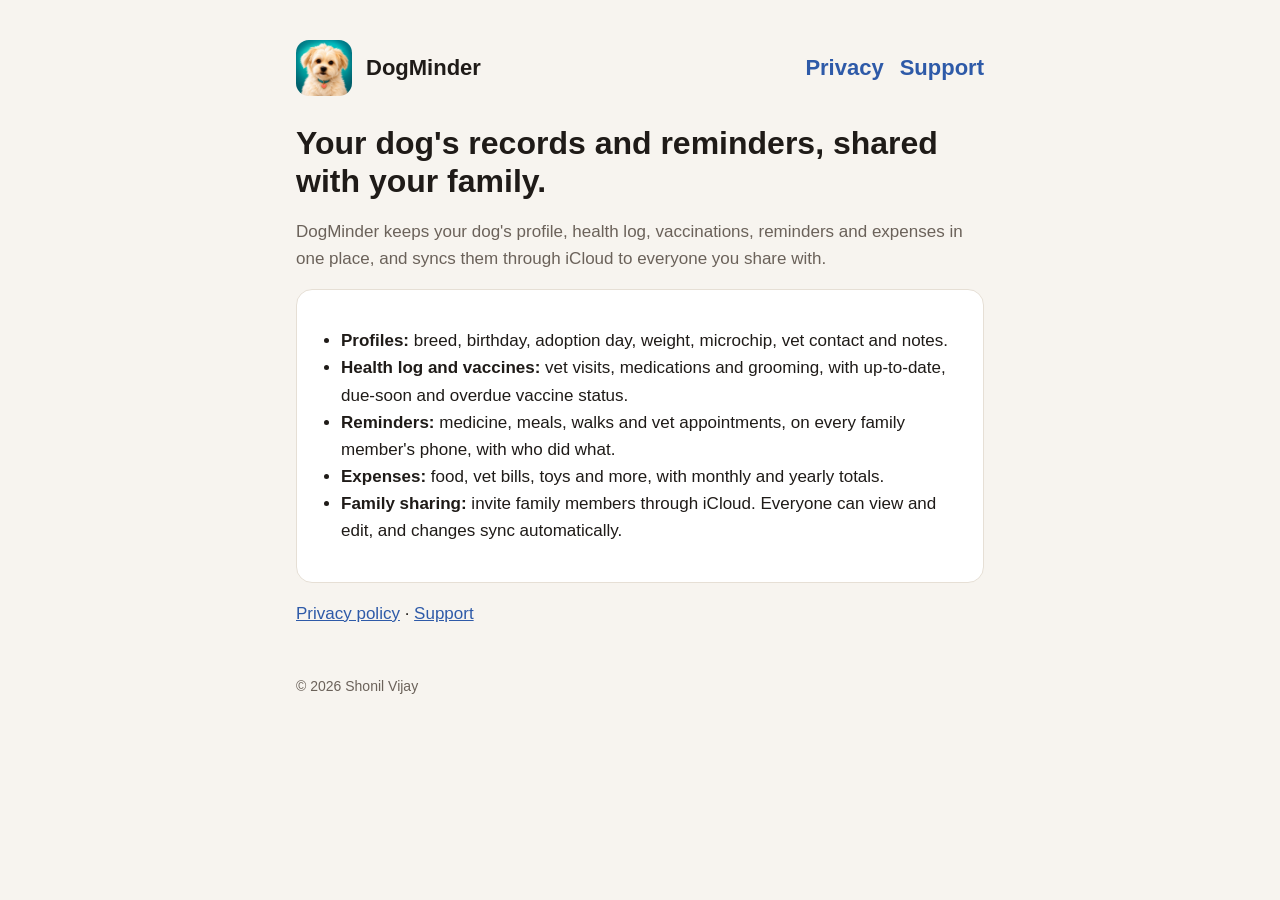
<file: index.html>
<!doctype html>
<html lang="en">
<head>
<meta charset="utf-8">
<meta name="viewport" content="width=device-width, initial-scale=1">
<title>DogMinder</title>
<link rel="icon" href="icon.png">
<link rel="stylesheet" href="style.css">
</head>
<body>
<main>
<header>
  <img src="icon.png" alt="">
  <a href="./">DogMinder</a>
  <nav><a href="privacy.html">Privacy</a><a href="support.html">Support</a></nav>
</header>
<h1>Your dog's records and reminders, shared with your family.</h1>
<p class="muted">DogMinder keeps your dog's profile, health log, vaccinations, reminders and expenses in one place, and syncs them through iCloud to everyone you share with.</p>
<div class="card">
  <ul>
    <li><strong>Profiles:</strong> breed, birthday, adoption day, weight, microchip, vet contact and notes.</li>
    <li><strong>Health log and vaccines:</strong> vet visits, medications and grooming, with up-to-date, due-soon and overdue vaccine status.</li>
    <li><strong>Reminders:</strong> medicine, meals, walks and vet appointments, on every family member's phone, with who did what.</li>
    <li><strong>Expenses:</strong> food, vet bills, toys and more, with monthly and yearly totals.</li>
    <li><strong>Family sharing:</strong> invite family members through iCloud. Everyone can view and edit, and changes sync automatically.</li>
  </ul>
</div>
<p><a href="privacy.html">Privacy policy</a> · <a href="support.html">Support</a></p>
<footer>© 2026 Shonil Vijay</footer>
</main>
</body>
</html>
</file>
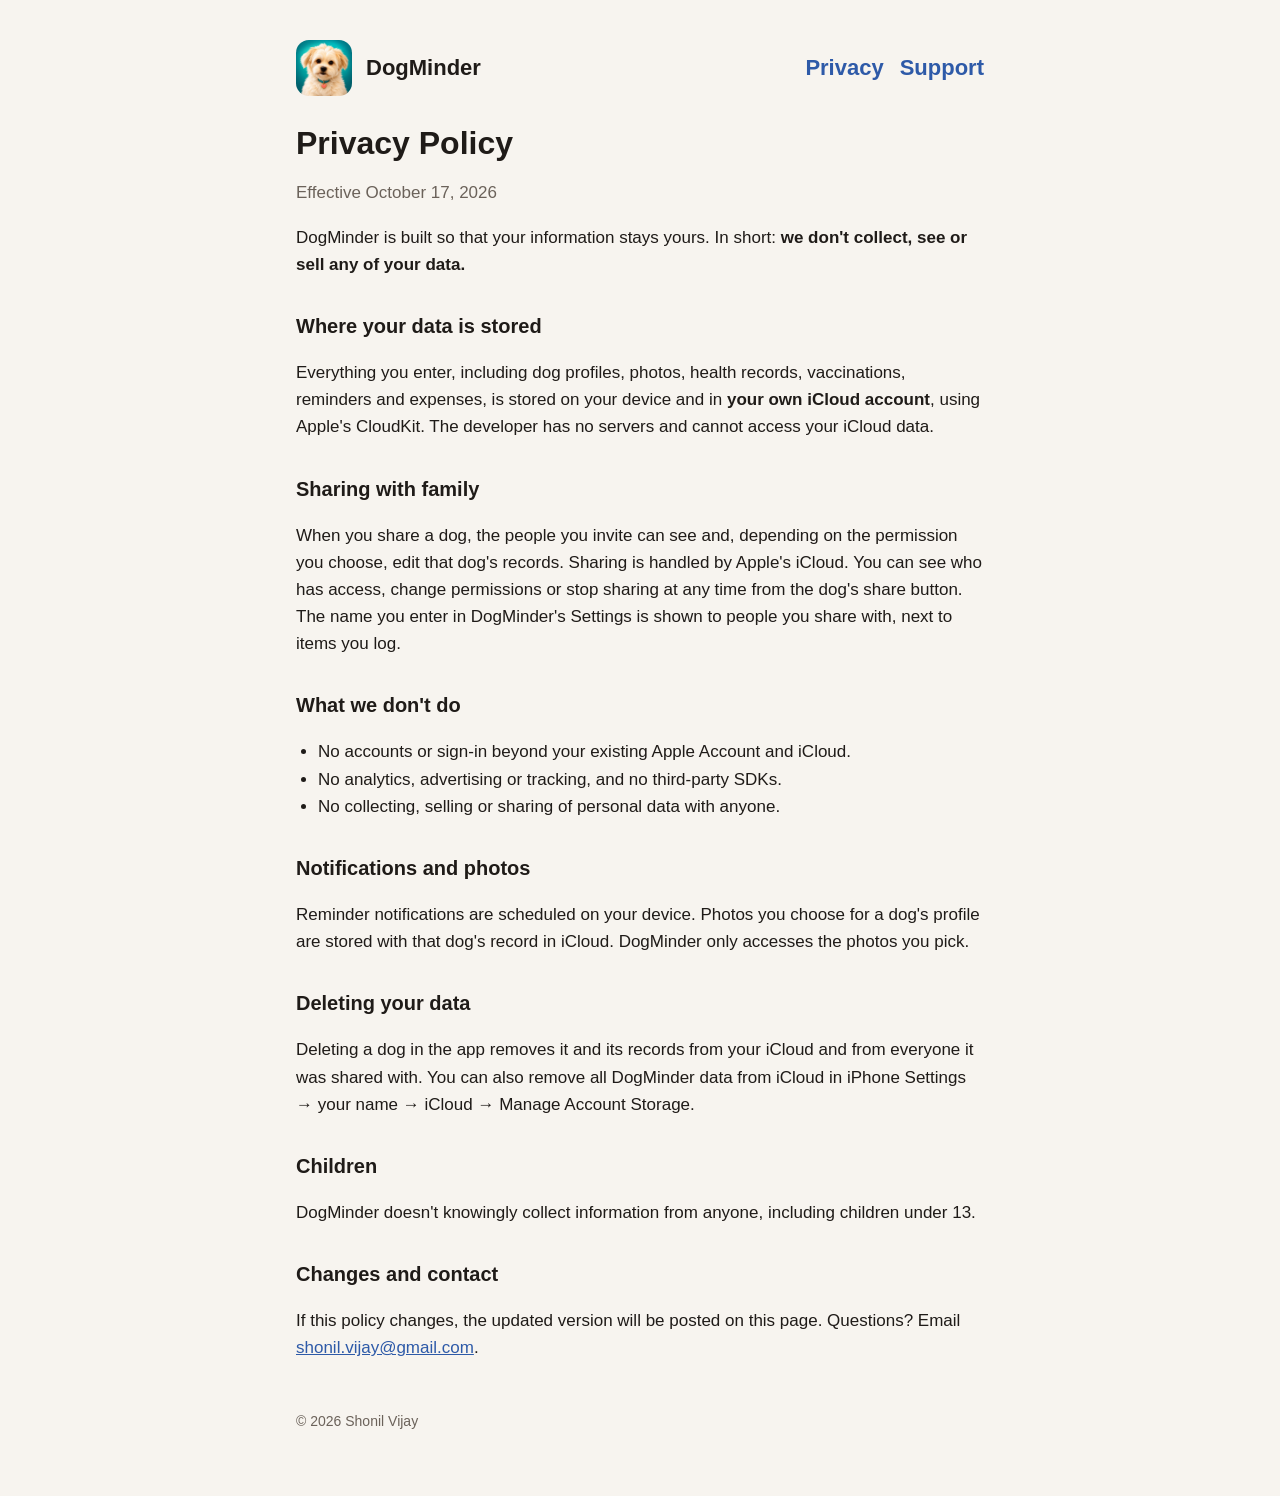
<file: privacy.html>
<!doctype html>
<html lang="en">
<head>
<meta charset="utf-8">
<meta name="viewport" content="width=device-width, initial-scale=1">
<title>Privacy Policy – DogMinder</title>
<link rel="icon" href="icon.png">
<link rel="stylesheet" href="style.css">
</head>
<body>
<main>
<header>
  <img src="icon.png" alt="">
  <a href="./">DogMinder</a>
  <nav><a href="privacy.html">Privacy</a><a href="support.html">Support</a></nav>
</header>
<h1>Privacy Policy</h1>
<p class="muted">Effective October 17, 2026</p>
<p>DogMinder is built so that your information stays yours. In short: <strong>we don't collect, see or sell any of your data.</strong></p>

<h2>Where your data is stored</h2>
<p>Everything you enter, including dog profiles, photos, health records, vaccinations, reminders and expenses, is stored on your device and in <strong>your own iCloud account</strong>, using Apple's CloudKit. The developer has no servers and cannot access your iCloud data.</p>

<h2>Sharing with family</h2>
<p>When you share a dog, the people you invite can see and, depending on the permission you choose, edit that dog's records. Sharing is handled by Apple's iCloud. You can see who has access, change permissions or stop sharing at any time from the dog's share button. The name you enter in DogMinder's Settings is shown to people you share with, next to items you log.</p>

<h2>What we don't do</h2>
<ul>
  <li>No accounts or sign-in beyond your existing Apple Account and iCloud.</li>
  <li>No analytics, advertising or tracking, and no third-party SDKs.</li>
  <li>No collecting, selling or sharing of personal data with anyone.</li>
</ul>

<h2>Notifications and photos</h2>
<p>Reminder notifications are scheduled on your device. Photos you choose for a dog's profile are stored with that dog's record in iCloud. DogMinder only accesses the photos you pick.</p>

<h2>Deleting your data</h2>
<p>Deleting a dog in the app removes it and its records from your iCloud and from everyone it was shared with. You can also remove all DogMinder data from iCloud in iPhone Settings → your name → iCloud → Manage Account Storage.</p>

<h2>Children</h2>
<p>DogMinder doesn't knowingly collect information from anyone, including children under 13.</p>

<h2>Changes and contact</h2>
<p>If this policy changes, the updated version will be posted on this page. Questions? Email <a href="mailto:shonil.vijay@gmail.com">shonil.vijay@gmail.com</a>.</p>
<footer>© 2026 Shonil Vijay</footer>
</main>
</body>
</html>
</file>
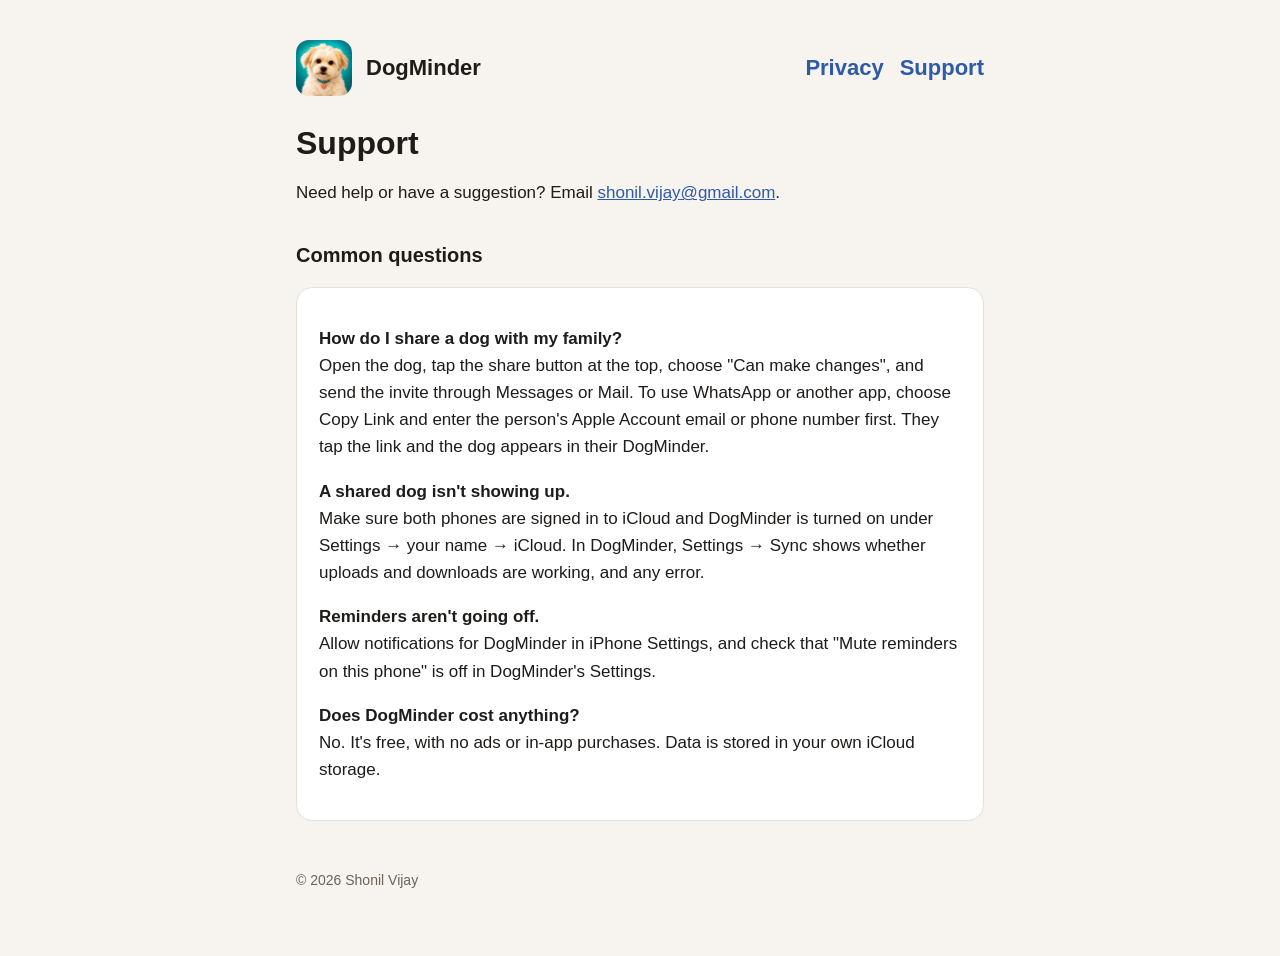
<file: support.html>
<!doctype html>
<html lang="en">
<head>
<meta charset="utf-8">
<meta name="viewport" content="width=device-width, initial-scale=1">
<title>Support – DogMinder</title>
<link rel="icon" href="icon.png">
<link rel="stylesheet" href="style.css">
</head>
<body>
<main>
<header>
  <img src="icon.png" alt="">
  <a href="./">DogMinder</a>
  <nav><a href="privacy.html">Privacy</a><a href="support.html">Support</a></nav>
</header>
<h1>Support</h1>
<p>Need help or have a suggestion? Email <a href="mailto:shonil.vijay@gmail.com">shonil.vijay@gmail.com</a>.</p>

<h2>Common questions</h2>
<div class="card">
  <p><strong>How do I share a dog with my family?</strong><br>
  Open the dog, tap the share button at the top, choose "Can make changes", and send the invite through Messages or Mail. To use WhatsApp or another app, choose Copy Link and enter the person's Apple Account email or phone number first. They tap the link and the dog appears in their DogMinder.</p>
  <p><strong>A shared dog isn't showing up.</strong><br>
  Make sure both phones are signed in to iCloud and DogMinder is turned on under Settings → your name → iCloud. In DogMinder, Settings → Sync shows whether uploads and downloads are working, and any error.</p>
  <p><strong>Reminders aren't going off.</strong><br>
  Allow notifications for DogMinder in iPhone Settings, and check that "Mute reminders on this phone" is off in DogMinder's Settings.</p>
  <p><strong>Does DogMinder cost anything?</strong><br>
  No. It's free, with no ads or in-app purchases. Data is stored in your own iCloud storage.</p>
</div>
<footer>© 2026 Shonil Vijay</footer>
</main>
</body>
</html>
</file>
<file: style.css>
:root { --bg: #f7f4ef; --fg: #1f1b18; --muted: #6b625a; --card: #ffffff; --accent: #2e5aa8; --line: #e6dfd5; }
@media (prefers-color-scheme: dark) {
  :root { --bg: #14171c; --fg: #ece8e2; --muted: #a39b92; --card: #1d2128; --accent: #8fb0ee; --line: #2c313a; }
}
* { box-sizing: border-box; }
body { margin: 0; background: var(--bg); color: var(--fg); font: 17px/1.6 -apple-system, BlinkMacSystemFont, "Segoe UI", Roboto, sans-serif; }
main { max-width: 720px; margin: 0 auto; padding: 40px 16px 64px; }
header { display: flex; align-items: center; gap: 14px; margin-bottom: 28px; }
header img { width: 56px; height: 56px; border-radius: 13px; }
header a { color: inherit; text-decoration: none; font-weight: 700; font-size: 22px; }
nav { margin-left: auto; display: flex; gap: 16px; font-size: 15px; }
nav a { color: var(--accent); text-decoration: none; }
h1 { font-size: 32px; line-height: 1.2; margin: 0 0 8px; }
h2 { font-size: 20px; margin: 32px 0 8px; }
p, li { color: var(--fg); }
.muted { color: var(--muted); }
.card { background: var(--card); border: 1px solid var(--line); border-radius: 16px; padding: 20px 22px; margin: 16px 0; }
a { color: var(--accent); }
ul { padding-left: 22px; }
footer { margin-top: 48px; font-size: 14px; color: var(--muted); }
</file>
